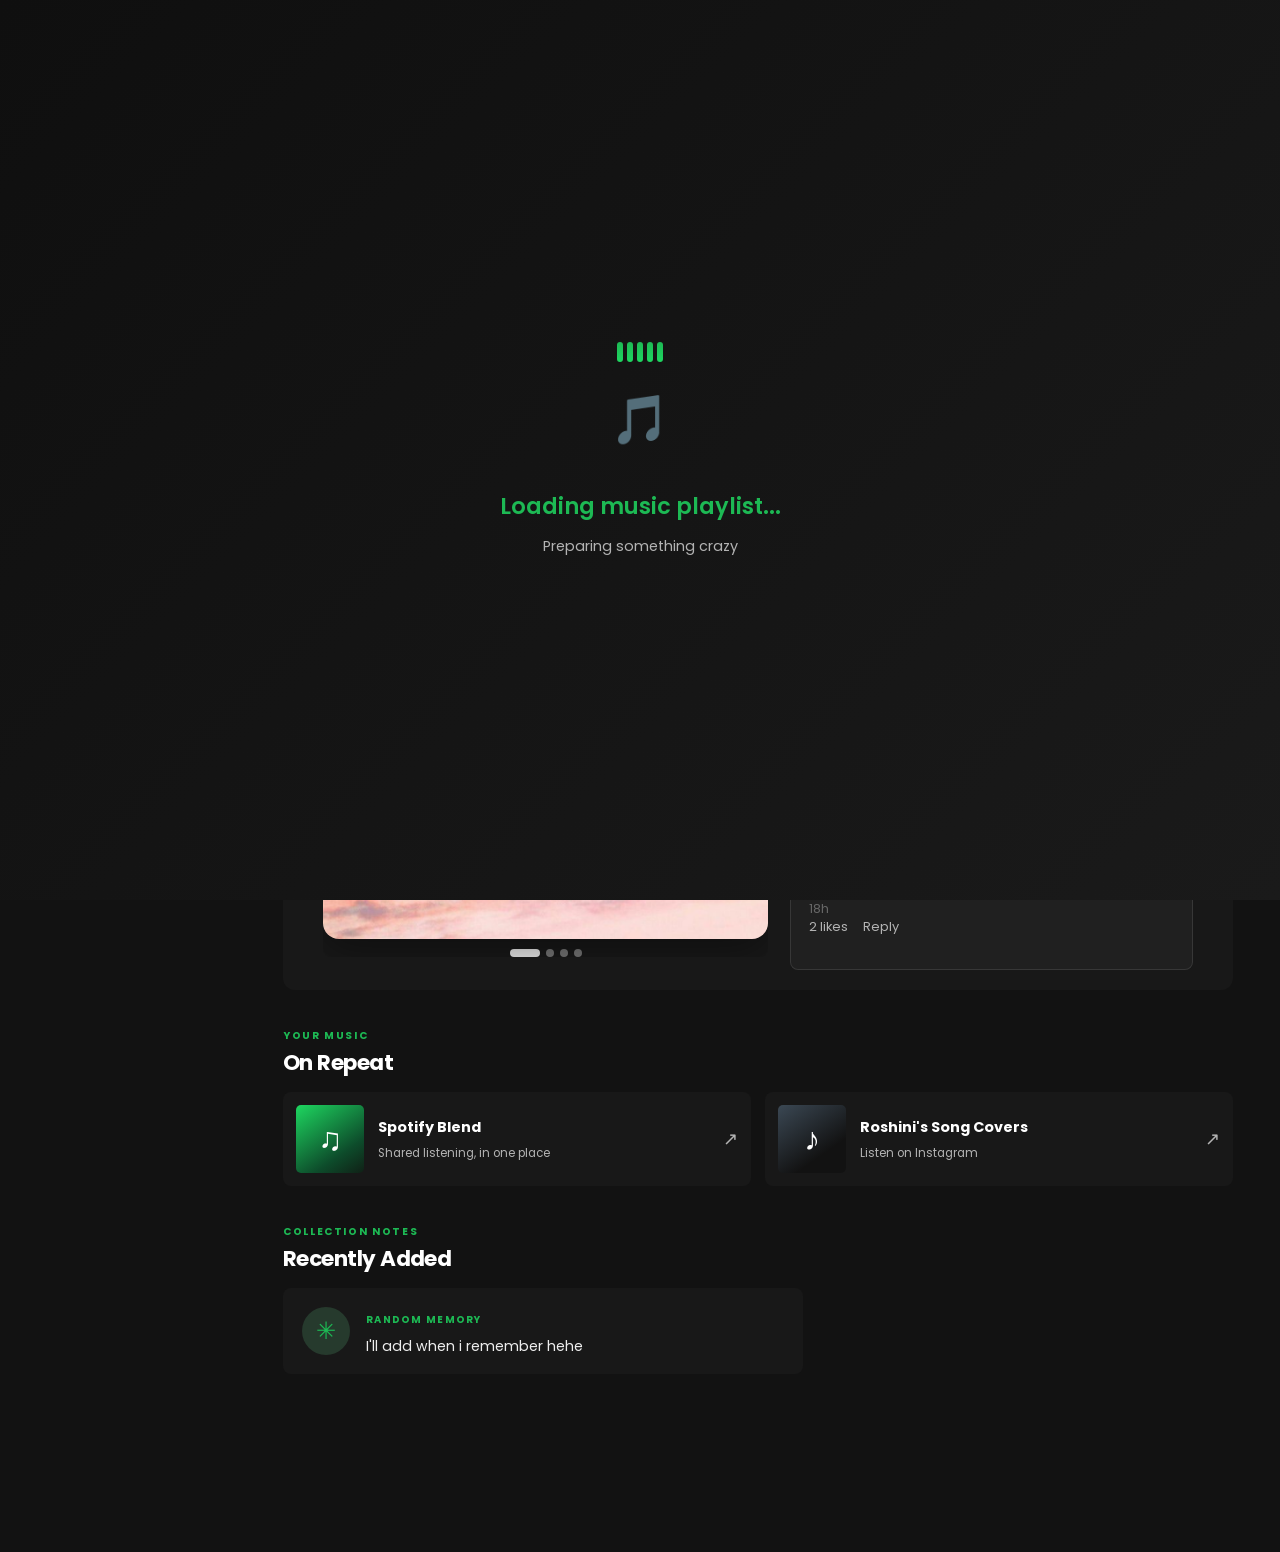
<file: index.html>
<!DOCTYPE html>
<html lang="en">
<head>
    <meta charset="UTF-8">
    <meta name="viewport" content="width=device-width, initial-scale=1.0">
    <title>Unreleased Playlist: Memories to be remembered</title>
    <link rel="preconnect" href="https://fonts.googleapis.com">
    <link rel="preconnect" href="https://fonts.gstatic.com" crossorigin>
    <link href="https://fonts.googleapis.com/css2?family=Poppins:wght@300;400;500;600;700&family=Lora:wght@400;500&display=swap" rel="stylesheet">
    <link rel="stylesheet" href="css/styles.css">
</head>
<body>
    <aside class="spotify-sidebar">
  <a class="brand-mark" href="index.html"><span class="brand-disc">◉</span><span>UNRELEASED</span></a>
  <nav class="sidebar-nav" aria-label="Main navigation">
    <a class="sidebar-link active" href="index.html"><span>⌂</span>Home</a>
    <a class="sidebar-link" href="pages/movies.html"><span>▣</span>Movies & Series</a>
    <a class="sidebar-link" href="pages/gallery.html"><span>▧</span>Gallery</a>
    <a class="sidebar-link" href="bonus.html"><span>♫</span>Bonus Tracks</a>
  </nav>
  <div class="sidebar-bottom"><span class="sidebar-dot"></span> A collection in progress</div>
</aside>

    <!-- LOADING SCREEN -->
    <div class="loading-screen" id="loadingScreen">
        <div class="loading-content">
            <div class="loading-animation">
                <div class="music-wave">
                    <div class="wave-bar"></div>
                    <div class="wave-bar"></div>
                    <div class="wave-bar"></div>
                    <div class="wave-bar"></div>
                    <div class="wave-bar"></div>
                </div>
                <div class="loading-music">🎵</div>
            </div>
            <div class="loading-text">Loading music playlist...</div>
            <div class="loading-subtitle">Preparing something crazy</div>
        </div>
    </div>

    <!-- HERO SECTION -->
    <div class="hero-section">
        <div class="particles-container hero-particles" id="particlesContainer" aria-hidden="true"></div>
        <div class="hero-content">
            <div class="album-cover-container">
                <div class="album-cover" role="img" aria-label="Featured playlist cover" style="background-image: url('assets/images/gallery/Screenshot 2026-01-12 020944 - Copy.png'); background-size: cover; background-position: center;"></div>
            </div>
            <div class="playlist-badge">Playlist</div>
            <h1 class="hero-title">Unreleased Playlist: Memories to be remembered</h1>
            <div class="hero-meta">
                <span>A collection in progress</span>
                <span>•</span>
                <span>Posts · Music · Movies · Memories</span>
            </div>
        </div>
    </div>

    <!-- MAIN CONTENT -->
    <div class="main-container">
<section class="dashboard-section instagram-post-section">
            <div class="section-heading"><div><p class="eyebrow">FEATURED</p><h2>Featured Post</h2></div></div>
            <div class="instagram-post-container">
                <!-- Image Carousel -->
                <div class="post-image-wrapper">
                    <div class="carousel-images">
                        <img src="assets/images/posts/post1.png" alt="Post 1" class="carousel-image active" id="carouselImg1">
                        <img src="assets/images/posts/post2.png" alt="Post 2" class="carousel-image" id="carouselImg2">
                        <img src="assets/images/posts/post3.png" alt="Post 3" class="carousel-image" id="carouselImg3">
                        <img src="assets/images/posts/post4.png" alt="Post 4" class="carousel-image" id="carouselImg4">
                        <button class="carousel-nav-next" onclick="nextPostSlide()">›</button>
                    </div>
                    <div class="carousel-dots">
                        <span class="dot active" onclick="goToPostSlide(0)"></span>
                        <span class="dot" onclick="goToPostSlide(1)"></span>
                        <span class="dot" onclick="goToPostSlide(2)"></span>
                        <span class="dot" onclick="goToPostSlide(3)"></span>
                    </div>
                </div>

                <!-- Post Content & Comments -->
                <div class="post-content">
                    <!-- Post Header -->
                    <div class="post-header">
                        <div class="post-avatar">📸</div>
                        <div class="post-author">
                            <div class="post-author-name">devajrajana</div>
                            <div class="post-author-handle">Follow</div>
                        </div>
                        <button class="post-more-btn">⋯</button>
                    </div>

                    <!-- Post Caption -->
                    <div class="post-caption">
                        Life lo unna main pillars andariki... Mom, sisters, and all my favorite people - this is for you.
                        <div class="post-caption-highlight">Post cheyyadam konchum late ayochu, but technically not late because you women deserve daily celebrations. 💝 ❤️</div>
                    </div>

                    <!-- Interactions -->
                    <div class="post-interactions">
                        <button class="post-action-btn like">♡</button>
                        <button class="post-action-btn">💬</button>
                        <button class="post-action-btn">✈️</button>
                        <button class="post-action-btn" id="instaMuteBtn" onclick="toggleInstaAudio()" title="Mute / unmute music">🔇</button>
                        <button class="post-action-btn" style="margin-left: auto;">🔖</button>
                    </div>

                    <!-- Likes Count -->
                    <div class="post-likes">Liked by keerthana_murra and 74 others</div>

                    <!-- Comments -->
                    <div class="post-comments" id="postComments">
                        <div class="comment">
                            <span class="comment-author">not_your_fri3ndd</span>
                            <span class="comment-text">This is soo sweet!! ❤️</span>
                            <div class="comment-time">52m</div>
                            <div class="comment-actions">
                                <span>1 like</span>
                                <span>Reply</span>
                            </div>
                        </div>
                        <div class="comment">
                            <span class="comment-author">being_varshaa</span>
                            <span class="comment-text">That's something sweet i read today 💝</span>
                            <div class="comment-time">8h</div>
                            <div class="comment-actions">
                                <span>1 like</span>
                                <span>Reply</span>
                            </div>
                        </div>
                        <div class="comment">
                            <span class="comment-author">subhoooodhh</span>
                            <span class="comment-text">Awwwww 🎉 🎉 🎉</span>
                            <div class="comment-time">18h</div>
                            <div class="comment-actions">
                                <span>2 likes</span>
                                <span>Reply</span>
                            </div>
                        </div>
                    </div>
                </div>
            </div>
        </section>

        <section class="dashboard-section on-repeat-section">
            <div class="section-heading"><div><p class="eyebrow">YOUR MUSIC</p><h2>On Repeat</h2></div></div>
            <div class="repeat-grid">
                <a class="repeat-card blend-repeat" href="#" onclick="openBlend(); return false;">
                    <div class="repeat-art blend-art"><span>♫</span></div>
                    <div class="repeat-copy"><strong>Spotify Blend</strong><small>Shared listening, in one place</small></div>
                    <span class="repeat-arrow">↗</span>
                </a>
                <a class="repeat-card covers-repeat" href="#" onclick="openInstagram(); return false;">
                    <div class="repeat-art covers-art"><span>♪</span></div>
                    <div class="repeat-copy"><strong>Roshini's Song Covers</strong><small>Listen on Instagram</small></div>
                    <span class="repeat-arrow">↗</span>
                </a>
            </div>
        </section>

        <section class="dashboard-section recently-section">
            <div class="section-heading"><div><p class="eyebrow">COLLECTION NOTES</p><h2>Recently Added</h2></div></div>
            <div class="recently-shelf">
                <div class="recent-disc">✳</div>
                <div><span class="recent-label">RANDOM MEMORY</span><p>I'll add when i remember hehe</p></div>
            </div>
        </section>
    </div>

    <div class="mini-player">
        <div class="mini-player-track"><span class="mini-player-art">♫</span><div><strong>Unreleased Playlist</strong><small>Background audio</small></div></div>
        <div class="mini-player-controls"><button type="button" onclick="toggleInstaAudio()" aria-label="Play or pause background audio" id="miniPlayerToggle">▶</button><span id="miniPlayerStatus">Paused</span></div>
        <div class="mini-player-volume">♫ <span>Audio</span></div>
    </div>

    <!-- MODAL FOR FULL TRACK VIEW -->
    <div class="modal" id="trackModal">
        <div class="modal-content">
            <button class="modal-close" onclick="closeTrackModal()">✕</button>
            <div class="modal-header">
                <div class="modal-track-num" id="modalTrackNum"></div>
            </div>
            <h2 class="modal-title" id="modalTitle"></h2>

            <div class="lyrics-section">
                <div class="section-title">🎧 Now Playing</div>
                <div class="lyrics-text chat-bubbles" id="modalLyrics"></div>
            </div>

            <div class="interaction-section">
                <div class="interaction-header">
                    <span class="interaction-title">💫 Interact with this memory</span>
                </div>
                <div class="interaction-buttons">
                    <button class="favorite-btn" id="modalFavoriteBtn" onclick="toggleFavorite()">
                        <span class="heart-icon">♡</span>
                        <span class="favorite-text">Favorite</span>
                    </button>
                    <button class="emoji-btn" onclick="toggleEmojiPicker()">
                        <span class="emoji-icon">😊</span>
                        <span class="emoji-text">React</span>
                    </button>
                </div>
                <div class="emoji-picker" id="emojiPicker" style="display: none;">
                    <div class="emoji-grid">
                        <span onclick="addReaction('❤️')" title="Love">❤️</span>
                        <span onclick="addReaction('😂')" title="Funny">😂</span>
                        <span onclick="addReaction('😍')" title="Adorable">😍</span>
                        <span onclick="addReaction('😢')" title="Emotional">😢</span>
                        <span onclick="addReaction('😮')" title="Surprising">😮</span>
                        <span onclick="addReaction('🔥')" title="Hot">🔥</span>
                        <span onclick="addReaction('👏')" title="Amazing">👏</span>
                        <span onclick="addReaction('💯')" title="Perfect">💯</span>
                    </div>
                </div>
                <div class="reactions-display" id="reactionsDisplay"></div>
            </div>
        </div>
    </div>

    <!-- FOOTER -->
    <footer>
        <p>All tracks documented without remixing or autotune</p>
    </footer>

    <!-- EXTERNAL SCRIPTS -->
    <script src="js/script.js"></script>
</body>
</html>
</file>
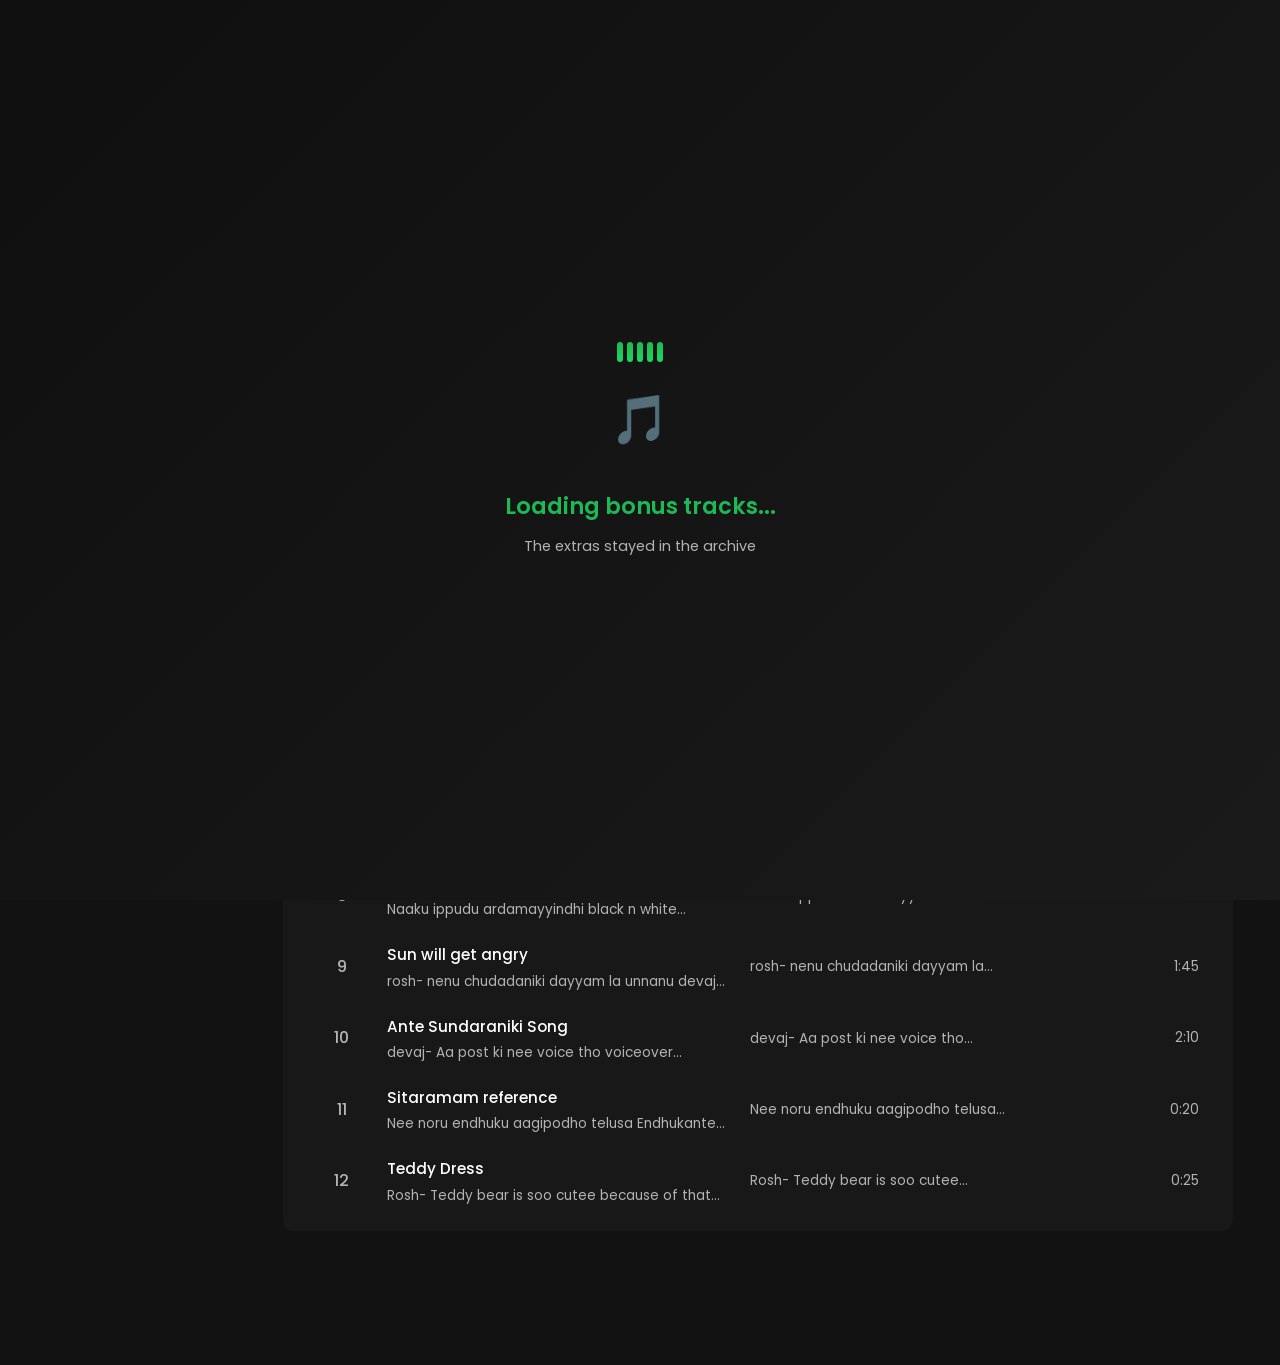
<file: bonus.html>
<!DOCTYPE html>
<html lang="en">
<head>
    <meta charset="UTF-8">
    <meta name="viewport" content="width=device-width, initial-scale=1.0">
    <title>Bonus Tracks | Unreleased Playlist</title>
    <link rel="preconnect" href="https://fonts.googleapis.com">
    <link rel="preconnect" href="https://fonts.gstatic.com" crossorigin>
    <link href="https://fonts.googleapis.com/css2?family=Poppins:wght@300;400;500;600;700&family=Lora:wght@400;500&display=swap" rel="stylesheet">
    <link rel="stylesheet" href="css/styles.css">
</head>
<body>
    <aside class="spotify-sidebar">
  <a class="brand-mark" href="index.html"><span class="brand-disc">◉</span><span>UNRELEASED</span></a>
  <nav class="sidebar-nav" aria-label="Main navigation">
    <a class="sidebar-link" href="index.html"><span>⌂</span>Home</a>
    <a class="sidebar-link" href="pages/movies.html"><span>▣</span>Movies & Series</a>
    <a class="sidebar-link" href="pages/gallery.html"><span>▧</span>Gallery</a>
    <a class="sidebar-link active" href="bonus.html"><span>♫</span>Bonus Tracks</a>
  </nav><div class="sidebar-bottom"><span class="sidebar-dot"></span> A collection in progress</div></aside>
    <div class="particles-container" id="particlesContainer"></div>
    <div class="loading-screen" id="loadingScreen">
        <div class="loading-content">
            <div class="loading-animation">
                <div class="music-wave"><div class="wave-bar"></div><div class="wave-bar"></div><div class="wave-bar"></div><div class="wave-bar"></div><div class="wave-bar"></div></div>
                <div class="loading-music">🎵</div>
            </div>
            <div class="loading-text">Loading bonus tracks...</div>
            <div class="loading-subtitle">The extras stayed in the archive</div>
        </div>
    </div>
    <main class="page-shell bonus-page">
        <div class="playlist-badge">Bonus Tracks</div>
        <h1 class="page-title">The Vault</h1>
        <p class="bonus-intro">The original 12 tracks, tucked away but still here.</p>
        <div class="playlist-controls">
            <button class="play-btn-large" onclick="playPlaylist()" aria-label="Play first bonus track">▶</button>
        </div>
        <div class="tracks-section">
            <div class="tracks-header">
                <div>#</div><div>Track Name</div><div>Preview</div><div>Duration</div>
            </div>
            <div id="tracksContainer"></div>
        </div>
    </main>
    <div class="modal" id="trackModal">
        <div class="modal-content">
            <button class="modal-close" onclick="closeTrackModal()">✕</button>
            <div class="modal-header"><div class="modal-track-num" id="modalTrackNum"></div></div>
            <h2 class="modal-title" id="modalTitle"></h2>
            <div class="lyrics-section">
                <div class="section-title">🎧 Now Playing</div>
                <div class="lyrics-text chat-bubbles" id="modalLyrics"></div>
            </div>
            <div class="interaction-section">
                <div class="interaction-header"><span class="interaction-title">💫 Interact with this memory</span></div>
                <div class="interaction-buttons">
                    <button class="favorite-btn" id="modalFavoriteBtn" onclick="toggleFavorite()"><span class="heart-icon">♡</span><span class="favorite-text">Favorite</span></button>
                    <button class="emoji-btn" onclick="toggleEmojiPicker()"><span class="emoji-icon">😊</span><span class="emoji-text">React</span></button>
                </div>
                <div class="emoji-picker" id="emojiPicker" style="display:none;">
                    <div class="emoji-grid">
                        <span onclick="addReaction('❤️')">❤️</span><span onclick="addReaction('😂')">😂</span><span onclick="addReaction('😍')">😍</span><span onclick="addReaction('😢')">😢</span>
                        <span onclick="addReaction('😮')">😮</span><span onclick="addReaction('🔥')">🔥</span><span onclick="addReaction('👏')">👏</span><span onclick="addReaction('💯')">💯</span>
                    </div>
                </div>
                <div class="reactions-display" id="reactionsDisplay"></div>
            </div>
        </div>
    </div>
    <footer><p>All tracks documented without remixing or autotune</p></footer>
    <script src="js/script.js"></script>
</body>
</html>
</file>
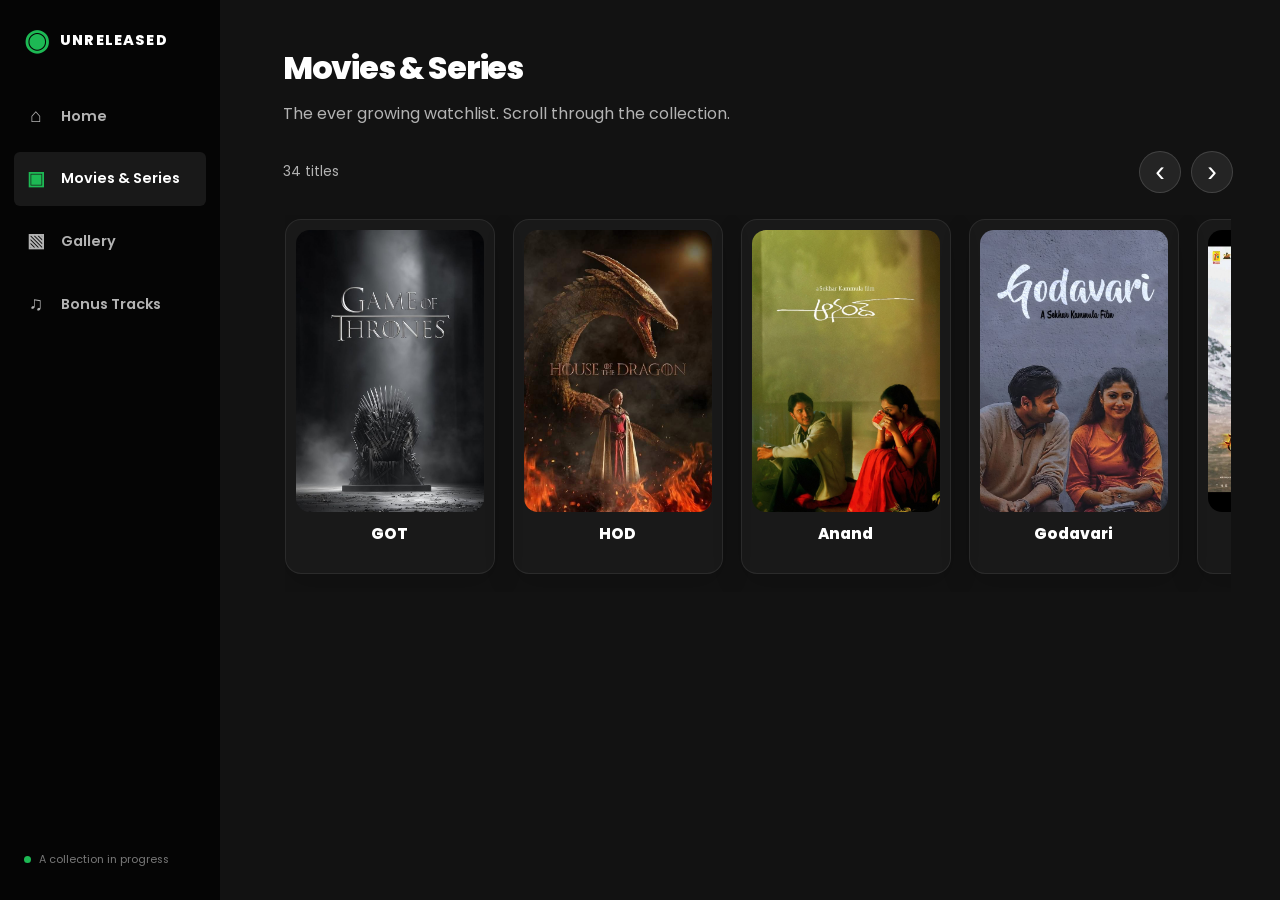
<file: pages/movies.html>
<!DOCTYPE html>
<html lang="en">
<head>
    <meta charset="UTF-8">
    <meta name="viewport" content="width=device-width, initial-scale=1.0">
    <title>Movies | Unreleased Playlist</title>
    <link rel="preconnect" href="https://fonts.googleapis.com">
    <link rel="preconnect" href="https://fonts.gstatic.com" crossorigin>
    <link href="https://fonts.googleapis.com/css2?family=Poppins:wght@300;400;500;600;700&family=Lora:wght@400;500&display=swap" rel="stylesheet">
    <link rel="stylesheet" href="../css/styles.css">
</head>
<body>
    <aside class="spotify-sidebar">
  <a class="brand-mark" href="../index.html"><span class="brand-disc">◉</span><span>UNRELEASED</span></a>
  <nav class="sidebar-nav" aria-label="Main navigation">
    <a class="sidebar-link" href="../index.html"><span>⌂</span>Home</a>
    <a class="sidebar-link active" href="movies.html"><span>▣</span>Movies & Series</a>
    <a class="sidebar-link" href="gallery.html"><span>▧</span>Gallery</a>
    <a class="sidebar-link" href="../bonus.html"><span>♫</span>Bonus Tracks</a>
  </nav><div class="sidebar-bottom"><span class="sidebar-dot"></span> A collection in progress</div></aside>
    <main class="page-shell">
        <h1 class="page-title">Movies & Series</h1>
        <p class="movies-intro">The ever growing watchlist. Scroll through the collection.</p>
        <div class="movie-carousel-controls">
            <span class="movie-count">34 titles</span>
            <div class="movie-arrow-group">
                <button class="movie-arrow" id="moviePrev" aria-label="Scroll movies left">‹</button>
                <button class="movie-arrow" id="movieNext" aria-label="Scroll movies right">›</button>
            </div>
        </div>
        <section class="movie-carousel" aria-label="Movies carousel">
            <div class="movies-grid" id="moviesTrack">
                <article class="movie-card">
            <div class="movie-image-frame"><img class="movie-image" src="../assets/images/movies/GOT.jpg" alt="GOT" loading="lazy"></div>
            <h3 class="movie-title">GOT</h3>
        </article>
<article class="movie-card">
            <div class="movie-image-frame"><img class="movie-image" src="../assets/images/movies/HOD.jpg" alt="HOD" loading="lazy"></div>
            <h3 class="movie-title">HOD</h3>
        </article>
<article class="movie-card">
            <div class="movie-image-frame"><img class="movie-image" src="../assets/images/movies/Anand.jpg" alt="Anand" loading="lazy"></div>
            <h3 class="movie-title">Anand</h3>
        </article>
<article class="movie-card">
            <div class="movie-image-frame"><img class="movie-image" src="../assets/images/movies/Godavari.jpg" alt="Godavari" loading="lazy"></div>
            <h3 class="movie-title">Godavari</h3>
        </article>
<article class="movie-card">
            <div class="movie-image-frame"><img class="movie-image" src="../assets/images/movies/Akhanda%202.jpg" alt="Akhanda 2🙏" loading="lazy"></div>
            <h3 class="movie-title">Akhanda 2🙏</h3>
        </article>
<article class="movie-card">
            <div class="movie-image-frame"><img class="movie-image" src="../assets/images/movies/18 pages.jpg" alt="18 pages" loading="lazy"></div>
            <h3 class="movie-title">18 pages</h3>
        </article>
<article class="movie-card">
            <div class="movie-image-frame"><img class="movie-image" src="../assets/images/movies/Sammohanam.jpg" alt="Sammohanam" loading="lazy"></div>
            <h3 class="movie-title">Sammohanam</h3>
        </article>
<article class="movie-card">
            <div class="movie-image-frame"><img class="movie-image" src="../assets/images/movies/A%20aa.jpg" alt="A aa" loading="lazy"></div>
            <h3 class="movie-title">A aa</h3>
        </article>
<article class="movie-card">
            <div class="movie-image-frame"><img class="movie-image" src="../assets/images/movies/Jigris.jpg" alt="Jigris" loading="lazy"></div>
            <h3 class="movie-title">Jigris</h3>
        </article>
<article class="movie-card">
            <div class="movie-image-frame"><img class="movie-image" src="../assets/images/movies/Dies%20irae.jpg" alt="Dies irae" loading="lazy"></div>
            <h3 class="movie-title">Dies irae</h3>
        </article>
<article class="movie-card">
            <div class="movie-image-frame"><img class="movie-image" src="../assets/images/movies/Sarvam maya.jpg" alt="Sarvam maya" loading="lazy"></div>
            <h3 class="movie-title">Sarvam maya</h3>
        </article>
<article class="movie-card">
            <div class="movie-image-frame"><img class="movie-image" src="../assets/images/movies/Yeh%20jawani%20hai%20deewani.jpg" alt="Yeh jawani hai deewani" loading="lazy"></div>
            <h3 class="movie-title">Yeh jawani hai deewani</h3>
        </article>
<article class="movie-card">
            <div class="movie-image-frame"><img class="movie-image" src="../assets/images/movies/M%20S%20Dhoni.jpg" alt="M S Dhoni" loading="lazy"></div>
            <h3 class="movie-title">M S Dhoni</h3>
        </article>
<article class="movie-card">
            <div class="movie-image-frame"><img class="movie-image" src="../assets/images/movies/Rajasaab.jpg" alt="Rajasaab" loading="lazy"></div>
            <h3 class="movie-title">Rajasaab</h3>
        </article>
<article class="movie-card">
            <div class="movie-image-frame"><img class="movie-image" src="../assets/images/movies/With%20love.jpg" alt="With love" loading="lazy"></div>
            <h3 class="movie-title">With love</h3>
        </article>
<article class="movie-card">
            <div class="movie-image-frame"><img class="movie-image" src="../assets/images/movies/Weapons.jpg" alt="Weapons" loading="lazy"></div>
            <h3 class="movie-title">Weapons</h3>
        </article>
<article class="movie-card">
            <div class="movie-image-frame"><img class="movie-image" src="../assets/images/movies/Premante.jpg" alt="Premante" loading="lazy"></div>
            <h3 class="movie-title">Premante</h3>
        </article>
<article class="movie-card">
            <div class="movie-image-frame"><img class="movie-image" src="../assets/images/movies/Su%20from%20So.jpg" alt="Su from So" loading="lazy"></div>
            <h3 class="movie-title">Su from So</h3>
        </article>
<article class="movie-card">
            <div class="movie-image-frame"><img class="movie-image" src="../assets/images/movies/Agent%20Sai%20Srinivasa%20Athreya.jpg" alt="Agent Sai Srinivasa Athreya" loading="lazy"></div>
            <h3 class="movie-title">Agent Sai Srinivasa Athreya</h3>
        </article>
<article class="movie-card">
            <div class="movie-image-frame"></div>
            <h3 class="movie-title">Knight of seven kingdoms</h3>
        </article>
<article class="movie-card">
        <div class="movie-image-frame">
                <img class="movie-image poster-to-add" src="../assets/images/movies/Dorothy.jpg" alt="Dorothy" loading="lazy" data-title="Dorothy">
            </div>
        <h3 class="movie-title">Dorothy</h3>
    </article>
<article class="movie-card">
        <div class="movie-image-frame">
                <img class="movie-image poster-to-add" src="../assets/images/movies/Mandaadi.jpg" alt="Mandaadi" loading="lazy" data-title="Mandaadi">
            </div>
        <h3 class="movie-title">Mandaadi</h3>
    </article>
<article class="movie-card">
        <div class="movie-image-frame">
                <img class="movie-image poster-to-add" src="../assets/images/movies/27 Dresses.jpg" alt="27 Dresses" loading="lazy" data-title="27 Dresses">
            </div>
        <h3 class="movie-title">27 Dresses</h3>
    </article>
<article class="movie-card">
        <div class="movie-image-frame">
                <img class="movie-image poster-to-add" src="../assets/images/movies/Voismails of Isabelle.jpg" alt="Voismails of Isabelle" loading="lazy" data-title="Voismails of Isabelle">
            </div>
        <h3 class="movie-title">Voismails of Isabelle</h3>
    </article>
<article class="movie-card">
        <div class="movie-image-frame">
                <img class="movie-image poster-to-add" src="../assets/images/movies/Ee Nagaraniki Emaindi.jpg" alt="Ee Nagaraniki Emaindi" loading="lazy" data-title="Ee Nagaraniki Emaindi">
            </div>
        <h3 class="movie-title">Ee Nagaraniki Emaindi</h3>
    </article>
<article class="movie-card">
        <div class="movie-image-frame">
                <img class="movie-image poster-to-add" src="../assets/images/movies/Project Hail Mary.jpg" alt="Project Hail Mary" loading="lazy" data-title="Project Hail Mary">
            </div>
        <h3 class="movie-title">Project Hail Mary</h3>
    </article>
<article class="movie-card">
        <div class="movie-image-frame">
                <img class="movie-image poster-to-add" src="../assets/images/movies/Alaipayuthey.jpg" alt="Alaipayuthey" loading="lazy" data-title="Alaipayuthey">
            </div>
        <h3 class="movie-title">Alaipayuthey</h3>
    </article>
<article class="movie-card">
        <div class="movie-image-frame">
                <img class="movie-image poster-to-add" src="../assets/images/movies/Yevade Subramanyam.jpg" alt="Yevade Subramanyam" loading="lazy" data-title="Yevade Subramanyam">
            </div>
        <h3 class="movie-title">Yevade Subramanyam</h3>
    </article>
<article class="movie-card">
        <div class="movie-image-frame">
                <img class="movie-image poster-to-add" src="../assets/images/movies/Rao Bahadur.jpg" alt="Rao Bahadur" loading="lazy" data-title="Rao Bahadur">
            </div>
        <h3 class="movie-title">Rao Bahadur</h3>
    </article>
<article class="movie-card">
        <div class="movie-image-frame">
                <img class="movie-image poster-to-add" src="../assets/images/movies/Jetlee.jpg" alt="Jetlee" loading="lazy" data-title="Jetlee">
            </div>
        <h3 class="movie-title">Jetlee</h3>
    </article>
<article class="movie-card">
        <div class="movie-image-frame">
                <img class="movie-image poster-to-add" src="../assets/images/movies/Vaazha.jpg" alt="Vaazha" loading="lazy" data-title="Vaazha">
            </div>
        <h3 class="movie-title">Vaazha</h3>
    </article>
<article class="movie-card">
        <div class="movie-image-frame">
                <img class="movie-image poster-to-add" src="../assets/images/movies/Gladiator.jpg" alt="Gladiator" loading="lazy" data-title="Gladiator">
            </div>
        <h3 class="movie-title">Gladiator</h3>
    </article>
<article class="movie-card">
        <div class="movie-image-frame">
                <img class="movie-image poster-to-add" src="../assets/images/movies/Brochevarevarura.jpg" alt="Brochevarevarura" loading="lazy" data-title="Brochevarevarura">
            </div>
        <h3 class="movie-title">Brochevarevarura</h3>
    </article>
<article class="movie-card">
        <div class="movie-image-frame">
                <img class="movie-image poster-to-add" src="../assets/images/movies/Malli Raava.jpg" alt="Malli Raava" loading="lazy" data-title="Malli Raava">
            </div>
        <h3 class="movie-title">Malli Raava</h3>
    </article>
            </div>
        </section>
    </main>
    <script src="../js/movies.js"></script>
</body>
</html>
</file>
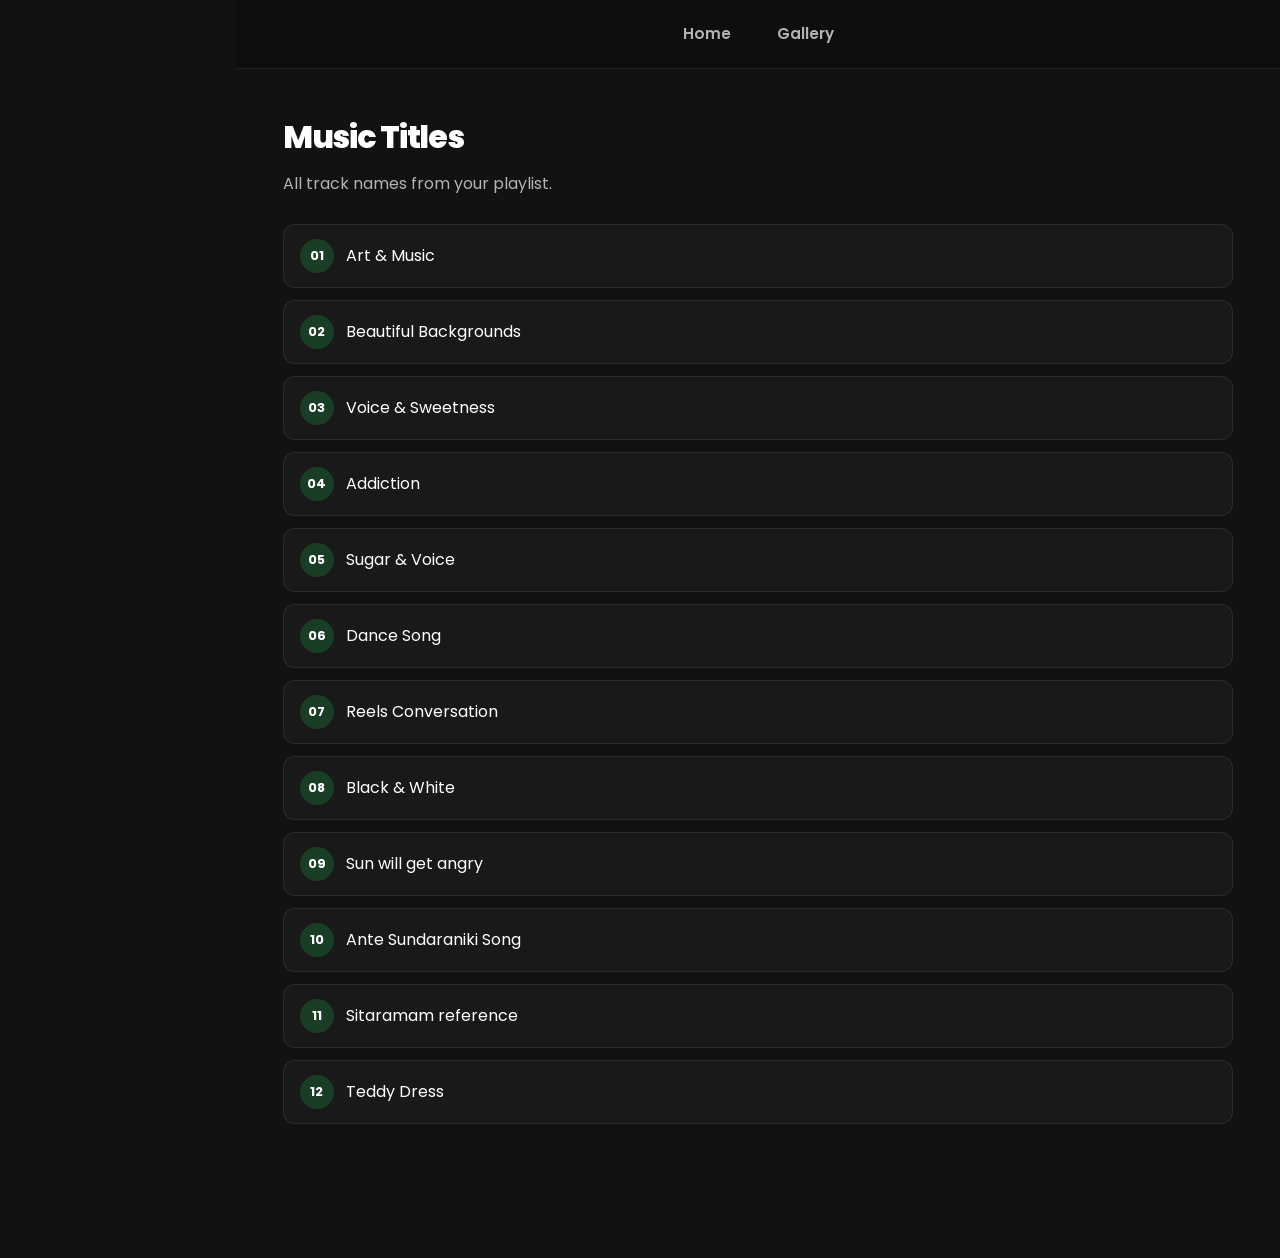
<file: pages/music.html>
<!DOCTYPE html>
<html lang="en">
<head>
    <meta charset="UTF-8">
    <meta name="viewport" content="width=device-width, initial-scale=1.0">
    <title>Music | Unreleased Playlist</title>
    <link rel="preconnect" href="https://fonts.googleapis.com">
    <link rel="preconnect" href="https://fonts.gstatic.com" crossorigin>
    <link href="https://fonts.googleapis.com/css2?family=Poppins:wght@300;400;500;600;700&family=Lora:wght@400;500&display=swap" rel="stylesheet">
    <link rel="stylesheet" href="../css/styles.css">
</head>
<body>
    <nav class="site-nav">
        <a class="nav-link" href="../index.html">Home</a>
        <a class="nav-link" href="gallery.html">Gallery</a>
    </nav>

    <main class="page-shell">
        <h1 class="page-title">Music Titles</h1>
        <p class="page-subtitle">All track names from your playlist.</p>
        <ol id="musicTitlesList" class="music-list"></ol>
    </main>

    <script src="../js/music.js"></script>
</body>
</html>
</file>
<file: css/styles.css>
/* ===== GLOBAL STYLES ===== */
* {
    margin: 0;
    padding: 0;
    box-sizing: border-box;
}

body {
    font-family: 'Poppins', sans-serif;
    background: linear-gradient(135deg, #0f0f0f 0%, #1a1a1a 100%);
    color: #ffffff;
    line-height: 1.6;
    min-height: 100vh;
}

.site-nav {
    position: sticky;
    top: 0;
    z-index: 1200;
    display: flex;
    justify-content: center;
    gap: 18px;
    padding: 14px 20px;
    background: rgba(15, 15, 15, 0.85);
    backdrop-filter: blur(10px);
    border-bottom: 1px solid rgba(255, 255, 255, 0.08);
}

.nav-link {
    color: #b3b3b3;
    text-decoration: none;
    font-weight: 600;
    font-size: 0.95rem;
    padding: 8px 14px;
    border-radius: 999px;
    transition: all 0.2s ease;
}

.nav-link:hover {
    color: #ffffff;
    background: rgba(29, 185, 84, 0.15);
}

.nav-link.active {
    color: #ffffff;
    background: rgba(29, 185, 84, 0.32);
}

.page-shell {
    max-width: 1100px;
    margin: 0 auto;
    padding: 48px 24px 64px;
}

.page-title {
    font-size: 2.2rem;
    margin-bottom: 8px;
    font-weight: 800;
}

.page-subtitle {
    color: #b3b3b3;
    margin-bottom: 28px;
}

.simple-gallery-grid {
    display: grid;
    grid-template-columns: repeat(auto-fit, minmax(220px, 1fr));
    gap: 20px;
}

.simple-gallery-item {
    background: rgba(255, 255, 255, 0.03);
    border: 1px solid rgba(255, 255, 255, 0.08);
    border-radius: 14px;
    padding: 12px;
    display: flex;
    flex-direction: column;
    gap: 10px;
    position: relative;
    transition: transform 0.25s ease, box-shadow 0.25s ease, border-color 0.25s ease;
    box-shadow: 0 10px 30px rgba(0, 0, 0, 0.15);
}

.simple-gallery-item::after {
    content: '';
    position: absolute;
    inset: 0;
    border-radius: 14px;
    background: linear-gradient(135deg, rgba(29, 185, 84, 0.18), rgba(29, 185, 84, 0.03));
    opacity: 0;
    transition: opacity 0.25s ease;
    pointer-events: none;
}

.simple-gallery-item img {
    width: 100%;
    aspect-ratio: 4 / 3;
    object-fit: cover;
    border-radius: 10px;
    transition: transform 0.35s ease, filter 0.35s ease;
}

.simple-gallery-item p {
    font-size: 0.85rem;
    color: #b3b3b3;
    margin-top: 0;
    word-break: break-word;
}

.simple-gallery-item:hover {
    transform: translateY(-6px);
    border-color: rgba(29, 185, 84, 0.25);
    box-shadow: 0 18px 45px rgba(0, 0, 0, 0.35);
}

.simple-gallery-item:hover::after {
    opacity: 1;
}

.simple-gallery-item:hover img {
    transform: scale(1.03);
    filter: brightness(1.05);
}

@media (max-width: 480px) {
    .simple-gallery-grid {
        gap: 14px;
    }

    .simple-gallery-item {
        padding: 10px;
    }
}

/* ===== MOVIES GRID ===== */
.movies-grid {
    display: grid;
    grid-template-columns: repeat(auto-fit, minmax(220px, 1fr));
    gap: 22px;
    margin-top: 24px;
}

.movie-card {
    background: rgba(255, 255, 255, 0.03);
    border: 1px solid rgba(255, 255, 255, 0.08);
    border-radius: 16px;
    padding: 12px;
    overflow: hidden;
    box-shadow: 0 10px 30px rgba(0, 0, 0, 0.15);
    transition: transform 0.25s ease, box-shadow 0.25s ease, border-color 0.25s ease;
    position: relative;
}

.movie-card::after {
    content: '';
    position: absolute;
    inset: 0;
    background: linear-gradient(135deg, rgba(29, 185, 84, 0.18), rgba(29, 185, 84, 0.03));
    opacity: 0;
    transition: opacity 0.25s ease;
    pointer-events: none;
}

.movie-card:hover {
    transform: translateY(-8px);
    border-color: rgba(29, 185, 84, 0.25);
    box-shadow: 0 18px 45px rgba(0, 0, 0, 0.35);
}

.movie-card:hover::after {
    opacity: 1;
}

.movie-image-frame {
    aspect-ratio: 4 / 3;
    background: rgba(29, 185, 84, 0.06);
    border-radius: 14px;
    display: flex;
    align-items: center;
    justify-content: center;
    padding: 12px;
    position: relative;
    z-index: 1;
}

.movie-image {
    width: 100%;
    height: 100%;
    object-fit: contain; /* ensure full image is visible (no cropping) */
    border-radius: 12px;
    transition: transform 0.35s ease, filter 0.35s ease;
    background: rgba(0, 0, 0, 0.18);
}

.movie-title {
    position: relative;
    z-index: 1;
    margin-top: 12px;
    text-align: center;
    font-weight: 800;
    font-size: 0.95rem;
    color: #ffffff;
    line-height: 1.3;
    padding: 0 6px;
}

.movie-card:hover .movie-image {
    transform: scale(1.03);
    filter: brightness(1.05);
}

.music-list {
    list-style: none;
    display: grid;
    gap: 12px;
    padding: 0;
}

.music-list li {
    background: rgba(255, 255, 255, 0.03);
    border: 1px solid rgba(255, 255, 255, 0.08);
    border-radius: 12px;
    padding: 14px 16px;
    display: flex;
    gap: 12px;
    align-items: center;
}

.music-list .track-no {
    width: 34px;
    height: 34px;
    border-radius: 50%;
    display: inline-flex;
    align-items: center;
    justify-content: center;
    font-size: 0.8rem;
    font-weight: 700;
    background: rgba(29, 185, 84, 0.22);
    color: #ffffff;
}

/* ===== HEADER / HERO SECTION ===== */
.hero-section {
    background: linear-gradient(135deg, #1db954 0%, #191414 100%);
    padding: 60px 40px;
    text-align: center;
    position: relative;
    overflow: hidden;
}

.hero-section::before {
    content: '';
    position: absolute;
    top: -50%;
    right: -20%;
    width: 500px;
    height: 500px;
    background: radial-gradient(circle, rgba(29, 185, 84, 0.1) 0%, transparent 70%);
    border-radius: 50%;
}

.hero-content {
    position: relative;
    z-index: 1;
    max-width: 800px;
    margin: 0 auto;
}

.album-cover-container {
    margin-bottom: 40px;
}

.album-cover {
    width: 220px;
    height: 220px;
    margin: 0 auto;
    border-radius: 12px;
    background: linear-gradient(135deg, #c8a6d4 0%, #f4b5d6 100%);
    box-shadow: 0 20px 60px rgba(0, 0, 0, 0.5);
    display: flex;
    align-items: center;
    justify-content: center;
    font-size: 80px;
    background-size: cover;
    background-position: center;
    transition: all 0.4s cubic-bezier(0.175, 0.885, 0.32, 1.275);
}

.album-cover:hover {
    transform: scale(1.08) rotate(8deg);
    box-shadow: 0 25px 80px rgba(29, 185, 84, 0.4);
    filter: brightness(1.1);
}

.playlist-badge {
    display: inline-block;
    background: rgba(255, 255, 255, 0.1);
    padding: 8px 16px;
    border-radius: 20px;
    font-size: 0.85rem;
    color: #1db954;
    font-weight: 600;
    margin-bottom: 20px;
    text-transform: uppercase;
    letter-spacing: 1px;
}

.hero-title {
    font-size: 3.5rem;
    font-weight: 900;
    color: #ffffff;
    margin-bottom: 15px;
    line-height: 1.2;
}

.hero-subtitle {
    font-size: 1.2rem;
    color: #b3b3b3;
    margin-bottom: 25px;
    font-weight: 300;
}

.hero-meta {
    display: flex;
    justify-content: center;
    gap: 20px;
    font-size: 0.9rem;
    color: #b3b3b3;
    margin-top: 20px;
}

/* ===== MAIN CONTENT ===== */
.main-container {
    max-width: 1000px;
    margin: 0 auto;
    padding: 50px 40px;
}

.playlist-controls {
    display: flex;
    gap: 15px;
    margin-bottom: 40px;
    align-items: center;
}

.play-btn-large {
    width: 56px;
    height: 56px;
    border-radius: 50%;
    background: #1db954;
    border: none;
    cursor: pointer;
    display: flex;
    align-items: center;
    justify-content: center;
    font-size: 1.5rem;
    transition: all 0.3s ease;
    box-shadow: 0 8px 24px rgba(29, 185, 84, 0.3);
}

.play-btn-large:hover {
    background: #1ed760;
    transform: scale(1.06);
}

.more-options {
    width: 40px;
    height: 40px;
    border-radius: 50%;
    background: transparent;
    border: 2px solid #404040;
    cursor: pointer;
    display: flex;
    align-items: center;
    justify-content: center;
    font-size: 1.2rem;
    color: #b3b3b3;
    transition: all 0.3s ease;
}

.more-options:hover {
    border-color: #ffffff;
    color: #ffffff;
}

/* ===== TRACK LIST ===== */
.tracks-section {
    margin-top: 30px;
}

.tracks-header {
    display: grid;
    grid-template-columns: 50px 2fr 1.5fr 1fr;
    gap: 20px;
    padding: 15px 20px;
    border-bottom: 1px solid #282828;
    font-size: 0.85rem;
    color: #b3b3b3;
    text-transform: uppercase;
    letter-spacing: 1px;
    font-weight: 600;
    margin-bottom: 10px;
}

.track-item {
    display: grid;
    grid-template-columns: 50px 2fr 1.5fr 1fr;
    gap: 20px;
    padding: 12px 20px;
    align-items: center;
    border-radius: 8px;
    transition: all 0.3s ease;
    cursor: pointer;
    background: transparent;
}

.track-item:hover {
    background: rgba(29, 185, 84, 0.1);
}

.track-item.active {
    background: rgba(29, 185, 84, 0.2);
}

.track-index {
    color: #b3b3b3;
    font-weight: 500;
    text-align: center;
}

.track-item:hover .track-index {
    color: #1db954;
}

.track-item:hover .play-icon {
    display: flex;
}

.play-icon {
    display: none;
    color: #1db954;
    font-size: 1.2rem;
}

.track-info {
    display: flex;
    flex-direction: column;
    gap: 4px;
}

.track-name {
    font-weight: 500;
    color: #ffffff;
    font-size: 0.95rem;
}

.track-preview {
    font-size: 0.85rem;
    color: #b3b3b3;
    line-height: 1.4;
    overflow: hidden;
    text-overflow: ellipsis;
    display: -webkit-box;
    -webkit-line-clamp: 1;
    -webkit-box-orient: vertical;
}

.track-duration {
    color: #b3b3b3;
    font-size: 0.85rem;
    text-align: right;
    display: flex;
    align-items: center;
    justify-content: flex-end;
    gap: 8px;
}

.favorite-indicator {
    color: #3498db;
    font-size: 0.9rem;
    animation: heartbeat 1s ease-in-out infinite;
}

/* ===== MODAL ===== */
.modal {
    display: none;
    position: fixed;
    top: 0;
    left: 0;
    width: 100%;
    height: 100%;
    background: rgba(0, 0, 0, 0.8);
    justify-content: center;
    align-items: center;
    z-index: 1000;
    padding: 20px;
    backdrop-filter: blur(5px);
    animation: fadeIn 0.3s ease;
}

.modal.show {
    display: flex;
}

.modal-content {
    background: linear-gradient(135deg, #1db954 0%, #191414 100%);
    padding: 60px;
    border-radius: 16px;
    max-width: 800px;
    width: 100%;
    max-height: 85vh;
    overflow-y: auto;
    position: relative;
    box-shadow: 0 25px 80px rgba(0, 0, 0, 0.7);
    animation: slideUp 0.4s ease;
}

.modal-close {
    position: absolute;
    top: 25px;
    right: 25px;
    background: rgba(255, 255, 255, 0.1);
    border: none;
    font-size: 1.8rem;
    color: #ffffff;
    cursor: pointer;
    width: 40px;
    height: 40px;
    border-radius: 50%;
    display: flex;
    align-items: center;
    justify-content: center;
    transition: all 0.3s ease;
}

.modal-close:hover {
    background: rgba(255, 255, 255, 0.2);
    transform: scale(1.1);
}

.modal-track-num {
    font-size: 0.85rem;
    color: rgba(255, 255, 255, 0.7);
    text-transform: uppercase;
    letter-spacing: 1px;
    margin-bottom: 10px;
}

.modal-title {
    font-size: 2.8rem;
    color: #ffffff;
    font-weight: 900;
    margin-bottom: 30px;
    line-height: 1.2;
}

.lyrics-section {
    margin-bottom: 50px;
}

.section-title {
    font-size: 0.85rem;
    color: rgba(255, 255, 255, 0.6);
    text-transform: uppercase;
    letter-spacing: 2px;
    font-weight: 700;
    margin-bottom: 15px;
}

.lyrics-text {
    font-family: 'Lora', serif;
    font-size: 1.6rem;
    color: #ffffff;
    line-height: 1.9;
    font-weight: 400;
    white-space: pre-wrap;
    padding: 25px;
    background: rgba(0, 0, 0, 0.3);
    border-radius: 12px;
    border-left: 4px solid #1db954;
}

.context-text {
    font-size: 1.05rem;
    color: rgba(255, 255, 255, 0.85);
    line-height: 1.8;
    padding: 25px;
    background: rgba(0, 0, 0, 0.2);
    border-radius: 12px;
}

/* ===== FOOTER ===== */
footer {
    text-align: center;
    padding: 40px 20px;
    color: #b3b3b3;
    font-size: 0.85rem;
    border-top: 1px solid #282828;
    margin-top: 50px;
}

/* ===== ANIMATIONS ===== */
@keyframes fadeIn {
    from { opacity: 0; }
    to { opacity: 1; }
}

@keyframes slideUp {
    from {
        opacity: 0;
        transform: translateY(30px);
    }
    to {
        opacity: 1;
        transform: translateY(0);
    }
}

/* ===== FLOATING PARTICLES ===== */
.particles-container {
    position: fixed;
    top: 0;
    left: 0;
    width: 100%;
    height: 100%;
    pointer-events: none;
    z-index: 1;
    overflow: hidden;
}

.particle {
    position: absolute;
    font-size: 20px;
    animation: float 20s linear infinite;
    opacity: 0.7;
}

.particle.note {
    color: #1db954;
    animation-duration: 25s;
}

@keyframes float {
    0% {
        transform: translateY(100vh) rotate(0deg) scale(0.5);
        opacity: 0;
    }
    10% {
        opacity: 0.7;
        transform: translateY(90vh) rotate(36deg) scale(1);
    }
    90% {
        opacity: 0.7;
        transform: translateY(10vh) rotate(324deg) scale(1);
    }
    100% {
        transform: translateY(-10vh) rotate(360deg) scale(0.5);
        opacity: 0;
    }
}

/* ===== LOADING SCREEN ===== */
.loading-screen {
    position: fixed;
    top: 0;
    left: 0;
    width: 100%;
    height: 100%;
    background: linear-gradient(135deg, #0f0f0f 0%, #1a1a1a 100%);
    display: flex;
    justify-content: center;
    align-items: center;
    z-index: 9999;
    transition: opacity 0.8s ease;
}

.loading-screen.hide {
    opacity: 0;
    pointer-events: none;
}

.loading-content {
    text-align: center;
    color: #ffffff;
}

.loading-animation {
    display: flex;
    flex-direction: column;
    align-items: center;
    margin-bottom: 30px;
}

.music-wave {
    display: flex;
    align-items: end;
    gap: 4px;
    margin-bottom: 20px;
}

.wave-bar {
    width: 6px;
    height: 20px;
    background: linear-gradient(180deg, #1db954, #1ed760);
    border-radius: 3px;
    animation: wave 1.2s ease-in-out infinite;
}

.wave-bar:nth-child(2) { animation-delay: 0.1s; }
.wave-bar:nth-child(3) { animation-delay: 0.2s; }
.wave-bar:nth-child(4) { animation-delay: 0.3s; }
.wave-bar:nth-child(5) { animation-delay: 0.4s; }

@keyframes wave {
    0%, 100% { height: 20px; }
    50% { height: 40px; }
}

.loading-music {
    font-size: 3rem;
    animation: heartbeat 1.5s ease-in-out infinite;
}

@keyframes heartbeat {
    0%, 100% { transform: scale(1); }
    50% { transform: scale(1.2); }
}

.loading-text {
    font-size: 1.4rem;
    margin-bottom: 10px;
    color: #1db954;
    font-weight: 600;
}

.loading-subtitle {
    font-size: 0.9rem;
    color: #b3b3b3;
}

/* ===== SECTION HEADERS ===== */
.section-header {
    text-align: center;
    margin-bottom: 40px;
}

.section-header .section-title {
    font-size: 2.2rem;
    font-weight: 700;
    margin-bottom: 8px;
    background: linear-gradient(135deg, #1db954, #1ed760);
    -webkit-background-clip: text;
    -webkit-text-fill-color: transparent;
    background-clip: text;
}

.section-subtitle {
    font-size: 1rem;
    color: #b3b3b3;
    font-weight: 300;
}

/* ===== INSTAGRAM POST SECTION ===== */
.instagram-post-section {
    margin-top: 60px;
    margin-bottom: 60px;
}

.instagram-post-container {
    display: flex;
    gap: 30px;
    max-width: 1000px;
    margin: 0 auto;
    padding: 0 20px;
    align-items: flex-start;
}

.post-image-wrapper {
    flex: 0 0 50%;
    position: relative;
    min-width: 0;
}

.carousel-images {
    position: relative;
    width: 100%;
    max-height: 600px;
    aspect-ratio: 3/4;
    border-radius: 16px;
    overflow: hidden;
    background: #1a1a1a;
    box-shadow: 0 10px 40px rgba(0, 0, 0, 0.4);
}

.carousel-image {
    width: 100%;
    height: 100%;
    object-fit: cover;
    position: absolute;
    opacity: 0;
    transition: opacity 0.4s ease;
}

.carousel-image.active {
    opacity: 1;
}

.carousel-nav-next {
    position: absolute;
    right: 15px;
    top: 50%;
    transform: translateY(-50%);
    background: rgba(255, 255, 255, 0.7);
    border: none;
    width: 40px;
    height: 40px;
    border-radius: 50%;
    cursor: pointer;
    display: flex;
    align-items: center;
    justify-content: center;
    font-size: 1.2rem;
    transition: all 0.3s ease;
    z-index: 10;
}

.carousel-nav-next:hover {
    background: rgba(255, 255, 255, 0.9);
    transform: translateY(-50%) scale(1.1);
}

.carousel-dots {
    display: flex;
    gap: 6px;
    justify-content: center;
    margin-top: 12px;
}

.dot {
    width: 8px;
    height: 8px;
    border-radius: 50%;
    background: rgba(255, 255, 255, 0.4);
    cursor: pointer;
    transition: all 0.3s ease;
}

.dot.active {
    background: rgba(255, 255, 255, 0.9);
    width: 30px;
    border-radius: 4px;
}

.post-content {
    flex: 1;
    background: rgba(255, 255, 255, 0.02);
    border: 1px solid rgba(255, 255, 255, 0.1);
    border-radius: 16px;
    padding: 20px;
    backdrop-filter: blur(10px);
}

.post-header {
    display: flex;
    align-items: center;
    gap: 12px;
    margin-bottom: 20px;
    padding-bottom: 15px;
    border-bottom: 1px solid rgba(255, 255, 255, 0.1);
}

.post-avatar {
    width: 40px;
    height: 40px;
    border-radius: 50%;
    background: linear-gradient(135deg, #667eea 0%, #764ba2 100%);
    display: flex;
    align-items: center;
    justify-content: center;
    font-size: 1.2rem;
}

.post-author {
    flex: 1;
}

.post-author-name {
    font-weight: 600;
    color: #ffffff;
    font-size: 0.95rem;
}

.post-author-handle {
    font-size: 0.85rem;
    color: #b3b3b3;
}

.post-more-btn {
    background: transparent;
    border: none;
    color: #b3b3b3;
    font-size: 1.2rem;
    cursor: pointer;
    padding: 0;
    width: 30px;
    height: 30px;
    display: flex;
    align-items: center;
    justify-content: center;
    transition: color 0.3s ease;
}

.post-more-btn:hover {
    color: #ffffff;
}

.post-caption {
    color: #ffffff;
    font-size: 0.95rem;
    line-height: 1.6;
    margin-bottom: 20px;
}

.post-caption-highlight {
    font-size: 0.85rem;
    color: #b3b3b3;
    font-style: italic;
}

.post-interactions {
    display: flex;
    gap: 15px;
    margin: 20px 0;
    padding: 20px 0;
    border-top: 1px solid rgba(255, 255, 255, 0.1);
    border-bottom: 1px solid rgba(255, 255, 255, 0.1);
}

.post-action-btn {
    background: transparent;
    border: none;
    color: #b3b3b3;
    cursor: pointer;
    font-size: 1.1rem;
    transition: all 0.3s ease;
    padding: 0;
    width: 30px;
    height: 30px;
    display: flex;
    align-items: center;
    justify-content: center;
}

.post-action-btn:hover {
    color: #1db954;
    transform: scale(1.2);
}

.post-action-btn.like:hover {
    color: #e74c3c;
}

.post-likes {
    color: #ffffff;
    font-weight: 600;
    font-size: 0.9rem;
    margin-bottom: 10px;
}

.post-comments {
    display: flex;
    flex-direction: column;
    gap: 15px;
    max-height: 250px;
    overflow-y: auto;
    margin-bottom: 15px;
}

.comment {
    font-size: 0.9rem;
    line-height: 1.4;
}

.comment-author {
    font-weight: 600;
    color: #ffffff;
    margin-right: 6px;
}

.comment-text {
    color: #b3b3b3;
    display: inline;
}

.comment-time {
    display: block;
    color: #666666;
    font-size: 0.8rem;
    margin-top: 4px;
}

.comment-actions {
    display: flex;
    gap: 15px;
    font-size: 0.8rem;
    color: #b3b3b3;
}

.comment-actions span {
    cursor: pointer;
    transition: color 0.3s ease;
}

.comment-actions span:hover {
    color: #1db954;
}

/* ===== PHOTO GALLERY ===== */
.gallery-section {
    margin-top: 60px;
    margin-bottom: 60px;
}

.gallery-grid {
    display: grid;
    grid-template-columns: repeat(auto-fit, minmax(300px, 1fr));
    gap: 25px;
    max-width: 1400px;
    margin: 0 auto;
    padding: 0 20px;
}

.gallery-item {
    position: relative;
    border-radius: 16px;
    overflow: hidden;
    aspect-ratio: 4/3;
    background: linear-gradient(135deg, #667eea 0%, #764ba2 100%);
    cursor: pointer;
    transition: all 0.4s ease;
    box-shadow: 0 10px 30px rgba(0, 0, 0, 0.3);
}

.gallery-item:hover {
    transform: translateY(-10px) scale(1.02);
    box-shadow: 0 20px 40px rgba(0, 0, 0, 0.4);
}

.gallery-image {
    width: 100%;
    height: 100%;
    object-fit: cover;
    transition: all 0.4s ease;
}

.gallery-overlay {
    position: absolute;
    bottom: 0;
    left: 0;
    right: 0;
    background: linear-gradient(transparent, rgba(0, 0, 0, 0.8));
    padding: 25px;
    color: white;
    transform: translateY(100%);
    transition: transform 0.3s ease;
}

.gallery-item:hover .gallery-overlay {
    transform: translateY(0);
}

.gallery-caption {
    font-size: 1rem;
    font-weight: 500;
    margin: 0;
}

/* ===== BLEND SECTION ===== */
.blend-section {
    margin-top: 60px;
    margin-bottom: 80px;
}

.blend-card {
    max-width: 800px;
    margin: 0 auto;
    background: linear-gradient(135deg, rgba(52, 152, 219, 0.1), rgba(52, 152, 219, 0.05));
    border: 2px solid rgba(52, 152, 219, 0.2);
    border-radius: 20px;
    padding: 40px;
    display: flex;
    align-items: center;
    gap: 40px;
    position: relative;
    overflow: hidden;
}

.blend-card::before {
    content: '';
    position: absolute;
    top: -50%;
    right: -20%;
    width: 200px;
    height: 200px;
    background: radial-gradient(circle, rgba(52, 152, 219, 0.1) 0%, transparent 70%);
    border-radius: 50%;
}

.blend-content {
    flex: 1;
}

.blend-title {
    font-size: 1.8rem;
    font-weight: 700;
    margin-bottom: 10px;
    background: linear-gradient(135deg, #3498db, #2980b9);
    -webkit-background-clip: text;
    -webkit-text-fill-color: transparent;
    background-clip: text;
}

.blend-description {
    font-size: 1rem;
    color: #b3b3b3;
    margin-bottom: 25px;
    font-style: italic;
}

.blend-button {
    display: inline-flex;
    align-items: center;
    gap: 12px;
    background: linear-gradient(135deg, #3498db, #2980b9);
    color: white;
    padding: 16px 32px;
    border-radius: 30px;
    border: none;
    cursor: pointer;
    font-weight: 600;
    font-size: 1rem;
    transition: all 0.3s ease;
    box-shadow: 0 8px 25px rgba(52, 152, 219, 0.3);
    position: relative;
    overflow: hidden;
}

.blend-button::before {
    content: '';
    position: absolute;
    top: 0;
    left: -100%;
    width: 100%;
    height: 100%;
    background: linear-gradient(90deg, transparent, rgba(255, 255, 255, 0.2), transparent);
    transition: left 0.5s;
}

.blend-button:hover::before {
    left: 100%;
}

.blend-button:hover {
    transform: translateY(-3px);
    box-shadow: 0 12px 35px rgba(52, 152, 219, 0.4);
}

.blend-arrow {
    font-size: 1.2rem;
    transition: transform 0.3s ease;
}

.blend-button:hover .blend-arrow {
    transform: translateX(5px);
}

.blend-decoration {
    flex-shrink: 0;
}

.music-pulse {
    font-size: 4rem;
    animation: heartbeat 2s ease-in-out infinite;
}

/* ===== MODAL ENHANCEMENTS ===== */
.modal-header {
    display: flex;
    justify-content: space-between;
    align-items: flex-start;
    margin-bottom: 15px;
}

.modal-meta {
    display: flex;
    flex-direction: column;
    align-items: flex-end;
    gap: 5px;
}

.modal-timestamp {
    color: #b3b3b3;
    font-size: 0.85rem;
    font-weight: 500;
}

.modal-plays {
    color: #1db954;
    font-size: 0.85rem;
    font-weight: 600;
    background: rgba(29, 185, 84, 0.1);
    padding: 4px 12px;
    border-radius: 12px;
}

/* ===== CHAT BUBBLES ===== */
.chat-bubbles {
    display: flex;
    flex-direction: column;
    gap: 18px;
    max-width: 100%;
}

.chat-bubble {
    max-width: 85%;
    padding: 14px 20px;
    border-radius: 20px;
    position: relative;
    font-size: 1rem;
    line-height: 1.5;
    word-wrap: break-word;
    box-shadow: 0 2px 8px rgba(0, 0, 0, 0.1);
}

.chat-bubble.rosh {
    background: linear-gradient(135deg, #3498db, #2980b9);
    color: white;
    align-self: flex-end;
    border-bottom-right-radius: 6px;
    margin-left: auto;
}

.chat-bubble.rosh::before {
    content: '';
    position: absolute;
    bottom: 0;
    right: -10px;
    width: 0;
    height: 0;
    border-left: 10px solid #2980b9;
    border-bottom: 10px solid transparent;
}

.chat-bubble.devaj {
    background: linear-gradient(135deg, rgba(29, 185, 84, 0.15), rgba(29, 185, 84, 0.08));
    border: 1px solid rgba(29, 185, 84, 0.3);
    color: #ffffff;
    align-self: flex-start;
    border-bottom-left-radius: 6px;
}

.chat-bubble.devaj::before {
    content: '';
    position: absolute;
    bottom: 0;
    left: -10px;
    width: 0;
    height: 0;
    border-right: 10px solid rgba(29, 185, 84, 0.3);
    border-bottom: 10px solid transparent;
}

.chat-bubble.system {
    background: rgba(255, 255, 255, 0.08);
    color: #b3b3b3;
    align-self: center;
    font-style: italic;
    font-size: 0.9rem;
    border: 1px solid rgba(255, 255, 255, 0.1);
    max-width: 70%;
}

/* ===== INTERACTION SECTION ===== */
.interaction-section {
    margin-top: 35px;
    padding-top: 30px;
    border-top: 1px solid rgba(255, 255, 255, 0.1);
}

.interaction-header {
    margin-bottom: 20px;
}

.interaction-title {
    font-size: 0.95rem;
    color: #b3b3b3;
    font-weight: 500;
}

.interaction-buttons {
    display: flex;
    gap: 15px;
    margin-bottom: 20px;
}

.favorite-btn, .emoji-btn {
    display: flex;
    align-items: center;
    gap: 10px;
    padding: 12px 24px;
    border-radius: 25px;
    border: none;
    cursor: pointer;
    font-weight: 600;
    font-size: 0.95rem;
    transition: all 0.3s ease;
    position: relative;
    overflow: hidden;
}

.favorite-btn {
    background: linear-gradient(135deg, rgba(52, 152, 219, 0.1), rgba(52, 152, 219, 0.05));
    color: #3498db;
    border: 2px solid rgba(52, 152, 219, 0.3);
}

.favorite-btn.favorited {
    background: linear-gradient(135deg, #3498db, #2980b9);
    color: white;
    border-color: #3498db;
}

.favorite-btn:hover {
    transform: translateY(-2px);
    box-shadow: 0 8px 20px rgba(52, 152, 219, 0.3);
}

.favorite-btn.favorited:hover {
    background: linear-gradient(135deg, #e55a8a, #b83d5a);
}

.emoji-btn {
    background: linear-gradient(135deg, rgba(29, 185, 84, 0.1), rgba(29, 185, 84, 0.05));
    color: #1db954;
    border: 2px solid rgba(29, 185, 84, 0.3);
}

.emoji-btn:hover {
    transform: translateY(-2px);
    box-shadow: 0 8px 20px rgba(29, 185, 84, 0.3);
}

.emoji-picker {
    background: linear-gradient(135deg, rgba(0, 0, 0, 0.8), rgba(0, 0, 0, 0.6));
    border-radius: 16px;
    padding: 20px;
    margin-bottom: 20px;
    backdrop-filter: blur(10px);
    border: 1px solid rgba(255, 255, 255, 0.1);
}

.emoji-grid {
    display: grid;
    grid-template-columns: repeat(4, 1fr);
    gap: 12px;
}

.emoji-grid span {
    font-size: 1.8rem;
    cursor: pointer;
    padding: 12px;
    border-radius: 12px;
    transition: all 0.2s ease;
    text-align: center;
    background: rgba(255, 255, 255, 0.05);
    border: 1px solid rgba(255, 255, 255, 0.1);
}

.emoji-grid span:hover {
    background: rgba(255, 255, 255, 0.15);
    transform: scale(1.1);
    box-shadow: 0 4px 12px rgba(0, 0, 0, 0.2);
}

.reactions-display {
    display: flex;
    flex-wrap: wrap;
    gap: 10px;
    margin-top: 15px;
}

.reaction-item {
    background: linear-gradient(135deg, rgba(255, 255, 255, 0.1), rgba(255, 255, 255, 0.05));
    padding: 6px 12px;
    border-radius: 20px;
    font-size: 0.85rem;
    display: flex;
    align-items: center;
    gap: 6px;
    border: 1px solid rgba(255, 255, 255, 0.1);
    backdrop-filter: blur(5px);
}

/* ===== TRACK-SPECIFIC THEMES ===== */
.track-theme-1 { background: linear-gradient(135deg, #1db954 0%, #191414 100%); }
.track-theme-2 { background: linear-gradient(135deg, #3498db 0%, #2980b9 100%); }
.track-theme-3 { background: linear-gradient(135deg, #4ecdc4 0%, #44a08d 100%); }
.track-theme-4 { background: linear-gradient(135deg, #ffeaa7 0%, #191414 100%); color: #191414; }
.track-theme-4 .modal-content { background: linear-gradient(135deg, #ffeaa7 0%, #f9ca24 100%); color: #191414; }
.track-theme-4 .lyrics-text { color: #191414; }
.track-theme-4 .context-text { color: #191414; }

/* ===== RESPONSIVE ===== */
@media (max-width: 768px) {
    .hero-title {
        font-size: 2.5rem;
    }

    .main-container {
        padding: 30px 20px;
    }

    .tracks-header,
    .track-item {
        grid-template-columns: 40px 1fr 1fr;
        gap: 15px;
    }

    .track-duration {
        display: none;
    }

    .album-cover {
        width: 180px;
        height: 180px;
    }

    .modal-content {
        padding: 40px 25px;
    }

    .modal-title {
        font-size: 2rem;
    }

    .lyrics-text {
        font-size: 1.3rem;
    }
}


/* ===== ARCHIVE HOME ADDITIONS ===== */
.bonus-play-link {
    display: inline-flex;
    align-items: center;
    justify-content: center;
    text-decoration: none;
}
.random-memory-card {
    display: flex;
    align-items: center;
    gap: 18px;
    max-width: 560px;
    margin: 8px 0 38px;
    padding: 18px 22px;
    border: 1px solid rgba(255,255,255,.09);
    border-radius: 14px;
    background: linear-gradient(110deg, rgba(29,185,84,.10), rgba(255,255,255,.025));
}
.random-memory-icon {
    width: 42px;
    height: 42px;
    display: grid;
    place-items: center;
    border-radius: 50%;
    background: rgba(29,185,84,.16);
    color: #1db954;
    font-size: 1.45rem;
}
.random-memory-label {
    margin: 0 0 4px;
    color: #1db954;
    font-size: .68rem;
    font-weight: 700;
    letter-spacing: .14em;
}
.random-memory-copy {
    margin: 0;
    color: #f4f4f4;
    font-size: .96rem;
}
.bonus-intro, .movies-intro, .poster-note {
    color: #b3b3b3;
    margin: 8px 0 22px;
}
.bonus-page .tracks-section { margin-top: 18px; }

/* ===== MOVIE CAROUSEL ===== */
.movie-carousel-controls {
    display: flex;
    align-items: center;
    justify-content: space-between;
    margin: 24px 0 12px;
}
.movie-count, .poster-note { color: #b3b3b3; font-size: .85rem; }
.movie-arrow-group { display: flex; gap: 10px; }
.movie-arrow {
    width: 42px;
    height: 42px;
    border: 1px solid rgba(255,255,255,.14);
    border-radius: 50%;
    background: #242424;
    color: #fff;
    font-size: 1.8rem;
    line-height: 1;
    cursor: pointer;
    transition: background .2s ease, transform .2s ease;
}
.movie-arrow:hover { background: #1db954; color: #101010; transform: scale(1.06); }
.movie-carousel {
    position: relative;
    overflow: hidden;
    padding: 10px 2px 28px;
}
.movies-grid {
    display: flex;
    gap: 18px;
    margin-top: 0;
    overflow-x: auto;
    scroll-snap-type: x mandatory;
    scroll-behavior: smooth;
    scrollbar-width: none;
    padding: 4px 2px 18px;
}
.movies-grid::-webkit-scrollbar { display: none; }
.movie-card {
    flex: 0 0 clamp(170px, 19vw, 230px);
    scroll-snap-align: start;
    padding: 10px;
}
.movie-image-frame {
    aspect-ratio: 2 / 3;
    padding: 0;
    overflow: hidden;
    background: #202020;
}
.movie-image {
    object-fit: cover;
    border-radius: 10px;
}
.movie-title { min-height: 2.5em; }
@media (max-width: 600px) {
    .movie-card { flex-basis: 44vw; }
    .movie-carousel-controls { margin-top: 18px; }
    .random-memory-card { margin-right: 0; }
}


/* =========================================================
   SPOTIFY DASHBOARD REDESIGN — shared shell and components
   ========================================================= */
:root { --spotify-green:#1db954; --spotify-bg:#121212; --spotify-panel:#181818; --spotify-hover:#282828; --spotify-muted:#b3b3b3; }
body { background:#121212; color:#fff; padding-left:236px; padding-bottom:92px; }
.spotify-sidebar {
  position:fixed; z-index:100; inset:0 auto 0 0; width:220px; padding:26px 14px 20px;
  background:#050505; display:flex; flex-direction:column; gap:34px;
}
.brand-mark { display:flex; align-items:center; gap:10px; padding:0 10px; color:#fff; text-decoration:none; font-weight:800; letter-spacing:.08em; font-size:.9rem; }
.brand-disc { color:var(--spotify-green); font-size:1.8rem; line-height:1; }
.sidebar-nav { display:grid; gap:8px; }
.sidebar-link { display:flex; align-items:center; gap:14px; padding:12px 11px; color:#b3b3b3; text-decoration:none; border-radius:6px; font-weight:600; font-size:.9rem; transition:background .2s,color .2s; }
.sidebar-link span { width:22px; text-align:center; font-size:1.2rem; }
.sidebar-link:hover,.sidebar-link.active { color:#fff; background:#191919; }
.sidebar-link.active span { color:var(--spotify-green); }
.sidebar-bottom { margin-top:auto; padding:12px 10px; color:#777; font-size:.68rem; display:flex; align-items:center; gap:8px; }
.sidebar-dot { width:7px; height:7px; border-radius:50%; background:var(--spotify-green); }
.hero-section { margin:0; padding:34px 4.5% 26px; background:linear-gradient(180deg,#263a2d 0%,#1a2820 52%,#121212 100%); }
.hero-content { max-width:1100px; margin:0 auto; display:grid; grid-template-columns:112px 1fr; grid-template-rows:auto auto auto; column-gap:22px; align-items:end; }
.album-cover-container { grid-row:1 / span 3; margin:0; }
.album-cover { width:112px!important; height:112px!important; border-radius:5px!important; box-shadow:0 8px 28px #0008; }
.playlist-badge { color:#d7f5df; font-size:.7rem; text-transform:uppercase; letter-spacing:.12em; font-weight:700; margin:0 0 5px; }
.hero-title { font-size:clamp(1.55rem,3vw,2.35rem); line-height:1.15; margin:0 0 8px; letter-spacing:-.04em; }
.hero-meta { color:#c6d0c8; font-size:.78rem; display:flex; gap:9px; flex-wrap:wrap; }
.main-container { max-width:1100px; margin:0 auto; padding:28px 4.5% 48px; }
.dashboard-section { margin:0 0 38px; }
.section-heading { display:flex; align-items:end; justify-content:space-between; margin:0 0 16px; }
.section-heading h2 { font-size:1.35rem; line-height:1.2; margin:0; letter-spacing:-.025em; }
.eyebrow { color:var(--spotify-green); font-size:.64rem; letter-spacing:.16em; font-weight:700; margin:0 0 6px; }
.instagram-post-section { background:#181818; border-radius:12px; padding:20px; }
.instagram-post-container { display:grid; grid-template-columns:minmax(0,1.05fr) minmax(260px,.95fr); gap:22px; background:transparent; border:0; box-shadow:none; }
.post-image-wrapper { border-radius:8px; overflow:hidden; }
.post-content { background:#202020; border-radius:8px; padding:18px; }
.post-caption,.post-comments,.post-likes { color:#ddd; }
.post-author-handle { color:var(--spotify-green); }
.carousel-nav-next { background:#0009; }
.carousel-dots { margin-top:10px; }
.on-repeat-section { margin-top:38px; }
.repeat-grid { display:grid; grid-template-columns:repeat(2,minmax(0,1fr)); gap:14px; }
.repeat-card { min-width:0; display:flex; align-items:center; gap:14px; padding:13px; border-radius:8px; background:#181818; color:#fff; text-decoration:none; transition:background .2s,transform .2s; }
.repeat-card:hover { background:#282828; transform:translateY(-2px); }
.repeat-art { width:68px; height:68px; flex:0 0 68px; border-radius:5px; display:grid; place-items:center; font-size:2rem; color:#fff; }
.blend-art { background:linear-gradient(145deg,#1ed760,#0d4c2b 70%,#102016); }
.covers-art { background:linear-gradient(145deg,#3b4854,#121212 70%); }
.repeat-copy { min-width:0; display:grid; gap:5px; }
.repeat-copy strong { font-size:.9rem; }
.repeat-copy small { color:#b3b3b3; font-size:.72rem; }
.repeat-arrow { margin-left:auto; color:#b3b3b3; font-size:1.1rem; }
.recently-shelf { display:flex; align-items:center; gap:16px; padding:17px 19px; background:#181818; border-radius:8px; max-width:520px; }
.recent-disc { width:48px; height:48px; border-radius:50%; background:#263a2d; color:var(--spotify-green); display:grid; place-items:center; font-size:1.5rem; }
.recent-label { color:var(--spotify-green); font-size:.62rem; letter-spacing:.13em; font-weight:700; }
.recently-shelf p { margin:4px 0 0; color:#eee; font-size:.88rem; }
.mini-player { position:fixed; z-index:120; inset:auto 0 0 0; min-height:72px; background:#181818; border-top:1px solid #303030; display:flex; align-items:center; justify-content:space-between; gap:20px; padding:10px 24px; }
.mini-player-track { display:flex; align-items:center; gap:11px; min-width:190px; }
.mini-player-art { width:44px; height:44px; display:grid; place-items:center; border-radius:4px; background:#263a2d; color:var(--spotify-green); font-size:1.3rem; }
.mini-player-track div { display:grid; gap:3px; }
.mini-player-track strong { font-size:.75rem; }
.mini-player-track small,.mini-player-controls span { color:#aaa; font-size:.65rem; }
.mini-player-controls { display:flex; align-items:center; gap:10px; }
.mini-player-controls button { width:34px; height:34px; border:0; border-radius:50%; background:#fff; color:#111; cursor:pointer; font-size:.85rem; }
.mini-player-volume { color:#aaa; display:flex; align-items:center; gap:7px; font-size:.85rem; }
.mini-player-volume span { font-size:.7rem; }
.page-shell { max-width:1180px; margin:0 auto; padding:42px 4.5%; }
.page-title { font-size:2rem; letter-spacing:-.04em; }
.page-heading { margin-bottom:24px; }
.movies-intro { color:#b3b3b3; }
.movie-carousel { overflow:visible; }
.movie-card { flex-basis:clamp(155px,17vw,210px); }
.masonry-gallery { columns:3 220px; column-gap:16px; display:block; }
.masonry-gallery .simple-gallery-item { display:block; width:100%; margin:0 0 16px; padding:0; border:0; background:#181818; break-inside:avoid; cursor:zoom-in; overflow:hidden; border-radius:8px; }
.masonry-gallery .simple-gallery-item img { display:block; width:100%; height:auto; object-fit:cover; border-radius:8px; transition:transform .35s,filter .35s; }
.masonry-gallery .simple-gallery-item:hover img { transform:scale(1.025); filter:brightness(1.06); }
.gallery-lightbox { position:fixed; z-index:300; inset:0; display:none; align-items:center; justify-content:center; background:rgba(0,0,0,.94); padding:50px 70px; }
.gallery-lightbox.is-open { display:flex; }
.gallery-lightbox img { max-width:min(86vw,1100px); max-height:80vh; object-fit:contain; }
.gallery-lightbox p { position:absolute; bottom:14px; color:#bbb; font-size:.8rem; }
.gallery-lightbox button { position:absolute; border:0; background:#222; color:#fff; width:42px; height:42px; border-radius:50%; font-size:1.7rem; cursor:pointer; }
.lightbox-close { top:20px; right:24px; }
.lightbox-prev { left:22px; top:50%; }
.lightbox-next { right:22px; top:50%; }
.bonus-page { max-width:1050px; }
.bonus-page .tracks-section { background:#181818; border-radius:10px; padding:14px; }
.bonus-intro { color:#aaa; }
footer { display:none; }
@media(max-width:760px) {
 body { padding-left:0; padding-bottom:82px; }
 .spotify-sidebar { inset:auto 0 0 0; width:auto; height:64px; padding:5px 8px; flex-direction:row; align-items:center; justify-content:center; gap:0; border-top:1px solid #282828; }
 .brand-mark,.sidebar-bottom { display:none; }
 .sidebar-nav { width:100%; display:flex; justify-content:space-around; gap:2px; }
 .sidebar-link { flex:1; flex-direction:column; justify-content:center; gap:2px; padding:5px 2px; font-size:.58rem; }
 .sidebar-link span { font-size:1.15rem; }
 .hero-section { padding:25px 18px 22px; }
 .hero-content { grid-template-columns:84px 1fr; column-gap:14px; }
 .album-cover { width:84px!important; height:84px!important; }
 .hero-title { font-size:1.35rem; }
 .hero-meta { font-size:.65rem; }
 .main-container,.page-shell { padding:24px 16px 34px; }
 .instagram-post-section { padding:13px; }
 .instagram-post-container { grid-template-columns:1fr; gap:14px; }
 .post-content { padding:14px; }
 .repeat-grid { grid-template-columns:1fr; }
 .mini-player { min-height:64px; padding:8px 12px; }
 .mini-player-track { min-width:0; }
 .mini-player-art { width:38px; height:38px; }
 .mini-player-volume { display:none; }
 .movie-card { flex-basis:43vw; }
 .masonry-gallery { columns:2 140px; column-gap:10px; }
 .masonry-gallery .simple-gallery-item { margin-bottom:10px; }
 .gallery-lightbox { padding:48px 12px; }
 .lightbox-prev { left:8px; }
 .lightbox-next { right:8px; }
}
@media(prefers-reduced-motion:reduce) {
 *,*::before,*::after { scroll-behavior:auto!important; transition:none!important; animation:none!important; }
}


/* ===== REFINED HERO MUSIC-NOTE EFFECT ===== */
.hero-section { isolation: isolate; }
.hero-section .hero-particles {
    position: absolute;
    inset: 0;
    width: 100%;
    height: 100%;
    overflow: hidden;
    pointer-events: none;
    z-index: 0;
}
.hero-section .particle.note {
    position: absolute;
    top: auto;
    bottom: -34px;
    color: #1ed760;
    opacity: 0;
    line-height: 1;
    text-shadow: 0 0 14px rgba(29,185,84,.22);
    will-change: transform, opacity;
    animation: heroNoteFloat var(--note-duration, 17s) ease-in-out infinite;
    animation-delay: var(--note-delay, 0s);
}
@keyframes heroNoteFloat {
    0% { transform: translate3d(0, 0, 0) rotate(-12deg) scale(.78); opacity: 0; }
    12% { opacity: var(--note-opacity, .25); }
    48% { transform: translate3d(var(--note-drift, 18px), -145px, 0) rotate(10deg) scale(1); }
    88% { opacity: var(--note-opacity, .25); }
    100% { transform: translate3d(calc(var(--note-drift, 18px) * -0.6), -330px, 0) rotate(24deg) scale(.82); opacity: 0; }
}
@media (prefers-reduced-motion: reduce) {
    .hero-section .particle.note { animation: none; display: none; }
}
</file>
